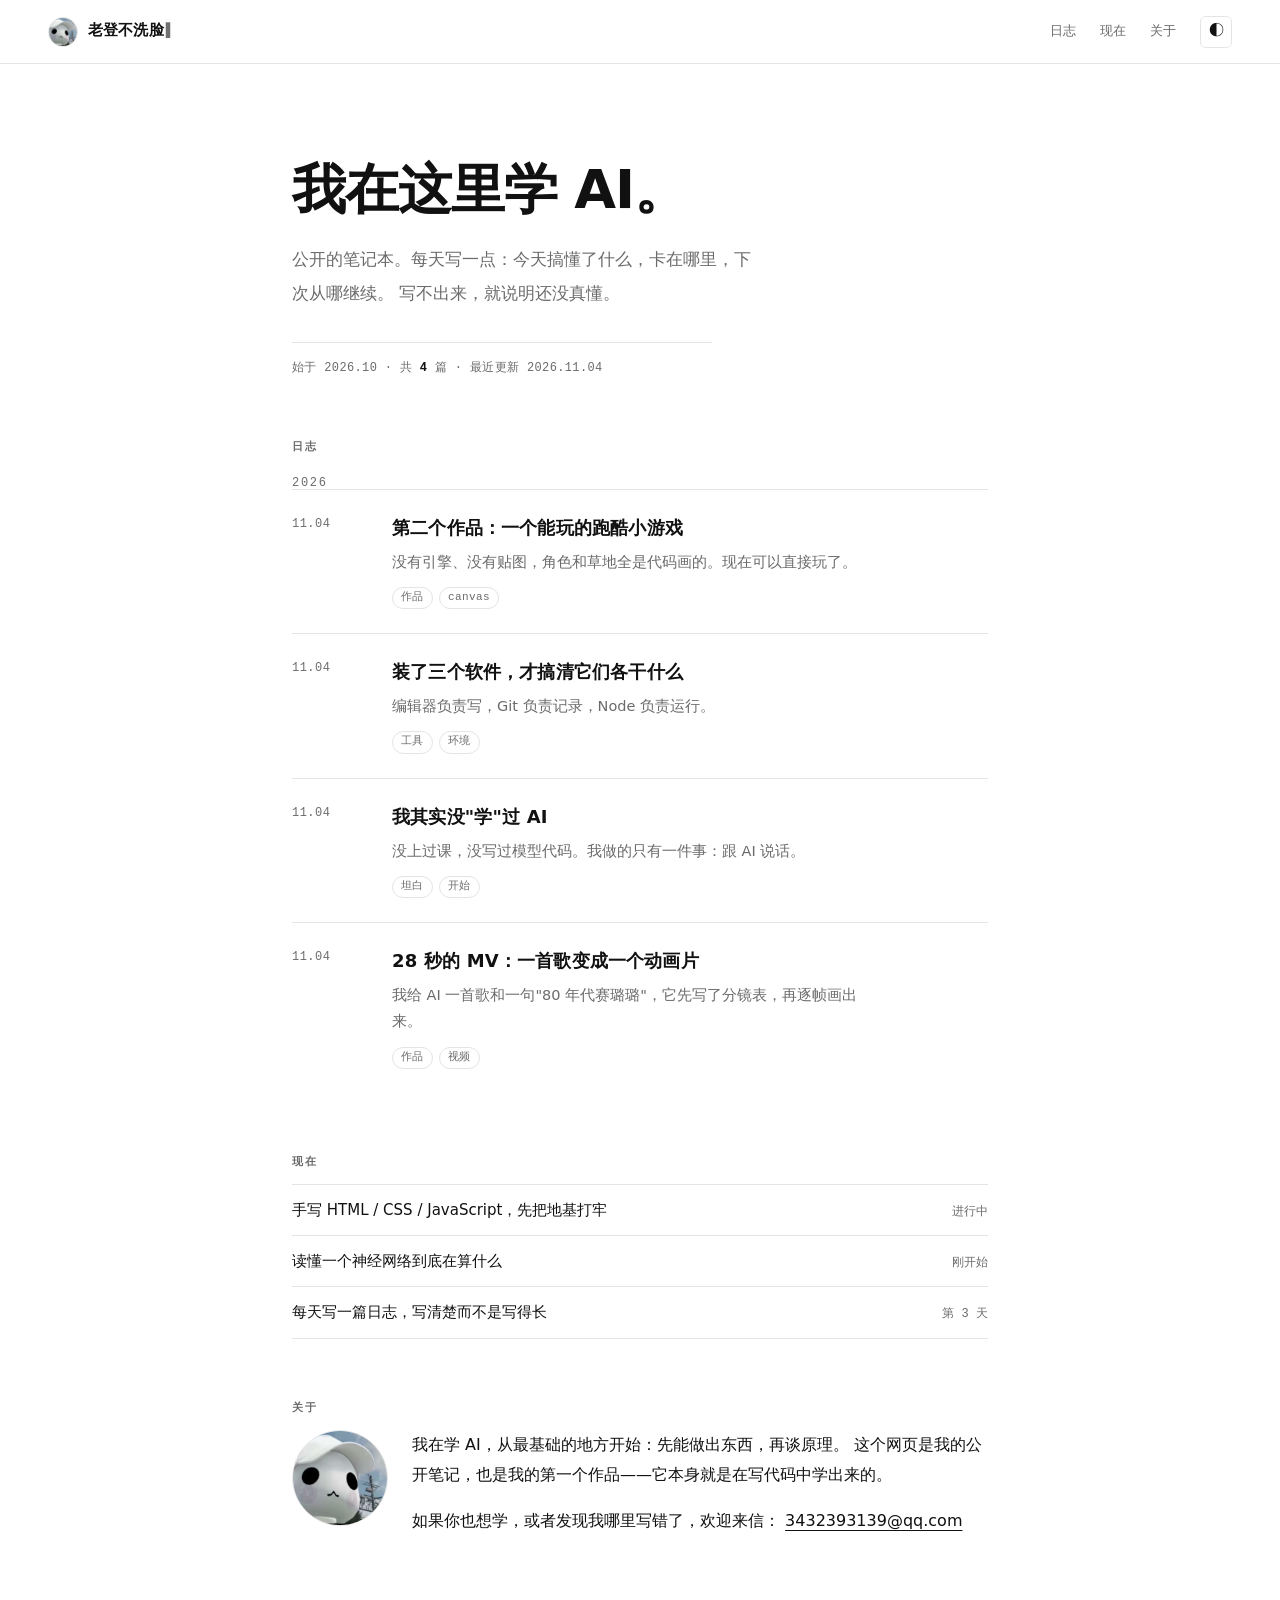
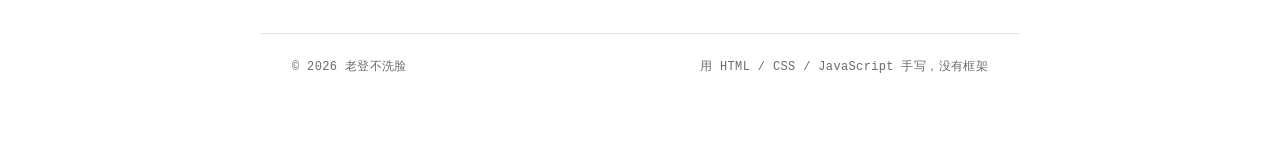
<file: index.html>
<!doctype html>
<html lang="zh-CN" data-theme="light">
<head>
<meta charset="utf-8" />
<meta name="viewport" content="width=device-width, initial-scale=1" />
<title>老登不洗脸 · 学 AI 的日志</title>
<meta name="description" content="一个 AI 初学者的公开学习日志：每天搞懂了什么、卡在哪里、下次从哪继续。" />

<!-- 社交分享卡片（发到微信/Twitter 时有预览）-->
<meta property="og:title" content="老登不洗脸 · 学 AI 的日志" />
<meta property="og:description" content="一个 AI 初学者的公开学习日志。" />
<meta property="og:type" content="website" />

<link rel="icon" href="favicon.svg" type="image/svg+xml" />
<link rel="stylesheet" href="style.css" />
</head>

<body>
<!-- 键盘用户按 Tab 第一下就能跳过导航 -->
<a class="skip" href="#main">跳到正文</a>

<header class="site-head">
  <a class="brand" href="#/">
    <img class="avatar" src="assets/avatar-256.jpg" alt="老登不洗脸的头像" width="32" height="32" />
    <span class="brand-name">老登不洗脸<span class="cursor" aria-hidden="true">▌</span></span>
  </a>

  <nav class="nav" aria-label="主导航">
    <a href="#/">日志</a>
    <a href="#now">现在</a>
    <a href="#about">关于</a>
  </nav>

  <button class="theme" id="theme" type="button" aria-label="切换深浅色" aria-pressed="false">◐</button>
</header>

<main id="main">

  <!-- ══════════ 列表视图 ══════════ -->
  <div id="index-view">

    <section class="hero">
      <h1>我在这里学 AI。</h1>
      <p class="lede">
        公开的笔记本。每天写一点：今天搞懂了什么，卡在哪里，下次从哪继续。
        写不出来，就说明还没真懂。
      </p>
      <p class="meta">
        始于 2026.10 · 共 <b data-count>0</b> 篇 · 最近更新 <time data-updated>—</time>
      </p>
    </section>

    <section class="log">
      <h2 class="label">日志</h2>
      <!-- 这个容器由 app.js 填充：按年份分组 + 每篇一个条目 -->
      <div id="entries"></div>
    </section>

    <section class="now" id="now">
      <h2 class="label">现在</h2>
      <ul class="now-list">
        <li>
          <span>手写 HTML / CSS / JavaScript，先把地基打牢</span>
          <span class="now-state">进行中</span>
        </li>
        <li>
          <span>读懂一个神经网络到底在算什么</span>
          <span class="now-state">刚开始</span>
        </li>
        <li>
          <span>每天写一篇日志，写清楚而不是写得长</span>
          <span class="now-state">第 3 天</span>
        </li>
      </ul>
    </section>

    <section class="about" id="about">
      <h2 class="label">关于</h2>
      <div class="about-body">
        <img class="portrait" src="assets/avatar-512.jpg" alt="老登不洗脸" width="96" height="96" />
        <div>
          <p>
            我在学 AI，从最基础的地方开始：先能做出东西，再谈原理。
            这个网页是我的公开笔记，也是我的第一个作品——它本身就是在写代码中学出来的。
          </p>
          <p>
            如果你也想学，或者发现我哪里写错了，欢迎来信：
            <a href="mailto:3432393139@qq.com">3432393139@qq.com</a>
          </p>
        </div>
      </div>
    </section>

  </div>

  <!-- ══════════ 单篇视图 ══════════ -->
  <article class="post" id="post-view" hidden></article>

</main>

<footer class="site-foot">
  <p>© 2026 老登不洗脸</p>
  <p>用 HTML / CSS / JavaScript 手写，没有框架</p>
</footer>

<!-- 先加载数据，再加载逻辑：app.js 要用到 POSTS -->
<script src="posts.js"></script>
<script src="app.js"></script>
</body>
</html>
</file>
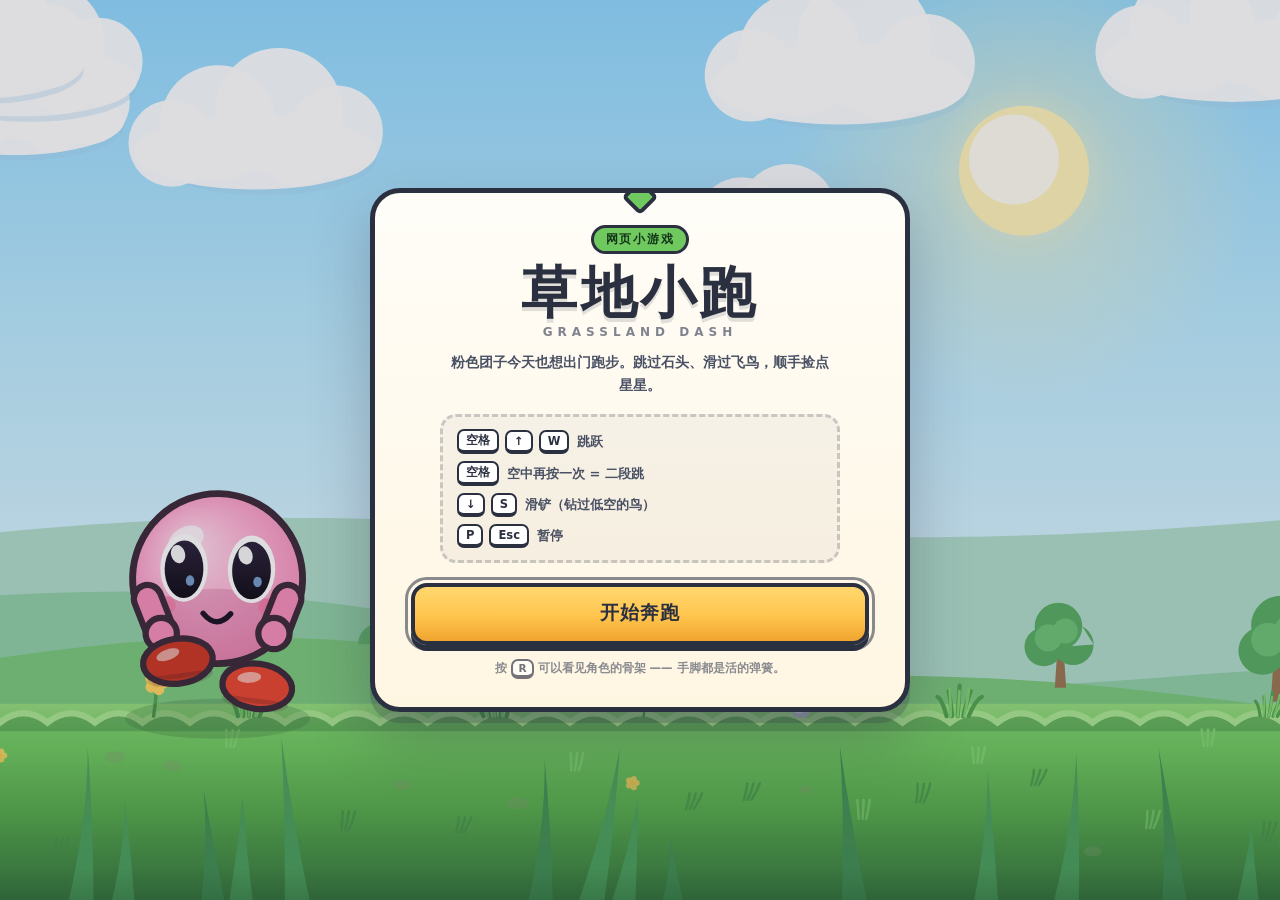
<file: games/grassland-run/index.html>
<!doctype html>
<html lang="zh-CN">
<head>
<meta charset="utf-8" />
<meta name="viewport" content="width=device-width, initial-scale=1, viewport-fit=cover, user-scalable=no" />
<meta name="theme-color" content="#BDE9FF" />
<title>草地小跑 · Grassland Dash</title>
<link rel="stylesheet" href="style.css" />
</head>
<body>
  <canvas id="stage" aria-label="游戏画面：白帽团子在草地上奔跑"></canvas>

  <!-- HUD：四角锚定，只由事件驱动更新 -->
  <div id="hud" aria-hidden="true">
    <div class="hud-slot top-left">
      <div class="hearts" id="hearts"></div>
    </div>

    <div class="hud-slot top-center">
      <div class="score-pill"><span id="score">0</span><span class="unit">分</span></div>
      <div class="dist-pill"><span id="dist">0</span> m</div>
    </div>

    <div class="hud-slot top-right">
      <div class="best-pill">最佳 <b id="best">0</b></div>
    </div>
  </div>

  <!-- 触屏按钮 -->
  <div id="touch-controls" aria-hidden="true">
    <button class="touch-btn jump" id="btn-jump" type="button">跳<small>JUMP</small></button>
    <button class="touch-btn slide" id="btn-slide" type="button">滑<small>SLIDE</small></button>
  </div>

  <!-- 界面栈 -->
  <div id="screens">
    <section class="screen" id="screen-title">
      <div class="panel">
        <span class="badge">网页小游戏</span>
        <h1>草地小跑</h1>
        <p class="sub">GRASSLAND&nbsp;DASH</p>
        <p class="desc">粉色团子今天也想出门跑步。跳过石头、滑过飞鸟，顺手捡点星星。</p>
        <ul class="keys">
          <li><kbd>空格</kbd><kbd>↑</kbd><kbd>W</kbd><span>跳跃</span></li>
          <li><kbd>空格</kbd><span>空中再按一次 = 二段跳</span></li>
          <li><kbd>↓</kbd><kbd>S</kbd><span>滑铲（钻过低空的鸟）</span></li>
          <li><kbd>P</kbd><kbd>Esc</kbd><span>暂停</span></li>
        </ul>
        <button class="btn primary" type="button" data-action="start">开始奔跑</button>
        <p class="tiny">按 <kbd>R</kbd> 可以看见角色的骨架 —— 手脚都是活的弹簧。</p>
      </div>
    </section>

    <section class="screen" id="screen-pause">
      <div class="panel narrow">
        <h2>暂停中</h2>
        <p class="desc">喘口气，草还在长。</p>
        <div class="toggle-row">
          <button class="toggle" type="button" data-toggle="sound" aria-pressed="true"><span class="dot"></span>音效</button>
          <button class="toggle" type="button" data-toggle="shake" aria-pressed="true"><span class="dot"></span>画面震动</button>
        </div>
        <button class="btn primary" type="button" data-action="resume">继续</button>
        <button class="btn ghost" type="button" data-action="restart">重新开始</button>
        <button class="btn ghost" type="button" data-action="title">回到标题</button>
      </div>
    </section>

    <section class="screen" id="screen-over">
      <div class="panel narrow">
        <h2>跑累啦</h2>
        <div class="result">
          <div class="result-row"><span>本次得分</span><b id="final-score">0</b></div>
          <div class="result-row"><span>跑出距离</span><b id="final-dist">0 m</b></div>
          <div class="result-row"><span>捡到星星</span><b id="final-coins">0</b></div>
          <div class="result-row highlight"><span>历史最佳</span><b id="final-best">0</b></div>
        </div>
        <button class="btn primary" type="button" data-action="restart">再来一次</button>
        <button class="btn ghost" type="button" data-action="title">回到标题</button>
      </div>
    </section>
  </div>

  <noscript><p style="position:fixed;inset:0;display:grid;place-items:center;font:600 18px sans-serif">这个游戏需要启用 JavaScript。</p></noscript>

  <script src="js/util.js"></script>
  <script src="js/world.js"></script>
  <script src="js/character.js"></script>
  <script src="js/game.js"></script>
</body>
</html>
</file>
<file: style.css>
/* style.css — 极简黑白 · 等宽
   ═══════════════════════════════════════════════════════════════
   整个文件只有三条规则值得记住：

   1. 所有颜色 / 字号 / 间距都写成变量（--xxx），改一处全站变。
      这就是「设计系统」，也是为什么别人的页面能保持一致。

   2. 只用三种颜色：墨色、纸色、灰。没有阴影、没有渐变、没有圆角卡片。
      限制越多，越不容易做丑。

   3. 每段文字宽度不超过 66 个字。超过这个长度，眼睛换行会累。
   ═══════════════════════════════════════════════════════════════ */

:root {
  /* —— 颜色 —— */
  --ink: #111111;
  --paper: #ffffff;
  --paper-veil: rgba(255, 255, 255, 0.88);
  --muted: #6b6b6b;
  --rule: #e4e4e4;
  --code-bg: #f4f4f4;

  /* —— 字体 —— */
  /* 等宽字体负责「技术感」：日期、标签、导航、编号 */
  --mono: ui-monospace, "SFMono-Regular", "SF Mono", Menlo, Consolas,
          "Liberation Mono", "Courier New", monospace;
  /* 中文长段落用系统黑体：中文等宽字体又丑又难找，可读性优先 */
  --text: "PingFang SC", "Hiragino Sans GB", "Microsoft YaHei",
          system-ui, -apple-system, "Segoe UI", sans-serif;

  /* —— 间距：全部是 4 的倍数，视觉上才整齐 —— */
  --space-1: 4px;
  --space-2: 8px;
  --space-3: 12px;
  --space-4: 16px;
  --space-5: 24px;
  --space-6: 32px;
  --space-7: 48px;
  --space-8: 64px;
  --space-9: 96px;

  --measure: 66ch;
}

/* 深色模式：只换颜色，不换布局 */
[data-theme="dark"] {
  --ink: #e8e8e8;
  --paper: #0f0f10;
  --paper-veil: rgba(15, 15, 16, 0.88);
  --muted: #9a9a9a;
  --rule: #2a2a2c;
  --code-bg: #1b1b1d;
}

/* ───────────────────────── 基础 ───────────────────────── */

*,
*::before,
*::after {
  box-sizing: border-box;
}

html {
  scroll-behavior: smooth;
  -webkit-text-size-adjust: 100%;
}

body {
  margin: 0;
  background: var(--paper);
  color: var(--ink);
  font-family: var(--text);
  font-size: 16px;
  line-height: 1.75;
  -webkit-font-smoothing: antialiased;
}

::selection {
  background: var(--ink);
  color: var(--paper);
}

a {
  color: inherit;
  text-decoration-thickness: 1px;
  text-underline-offset: 3px;
}

/* 键盘焦点必须看得见——这是无障碍的底线，不是可选项 */
:focus-visible {
  outline: 2px solid var(--ink);
  outline-offset: 3px;
  border-radius: 2px;
}

.skip {
  position: absolute;
  left: -9999px;
  top: 0;
  padding: var(--space-3);
  background: var(--ink);
  color: var(--paper);
  font: 600 13px/1 var(--mono);
  z-index: 100;
}
.skip:focus {
  left: var(--space-3);
  top: var(--space-3);
}

/* ───────────────────────── 顶栏 ───────────────────────── */

.site-head {
  position: sticky;
  top: 0;
  z-index: 10;
  display: flex;
  align-items: center;
  gap: var(--space-5);
  height: 64px;
  padding: 0 clamp(18px, 5vw, 48px);
  border-bottom: 1px solid var(--rule);
  background: var(--paper-veil);
  -webkit-backdrop-filter: blur(8px);
  backdrop-filter: blur(8px);
}

.brand {
  display: inline-flex;
  align-items: center;
  gap: 10px;
  font: 600 15px/1 var(--mono);
  letter-spacing: 0.01em;
  text-decoration: none;
  margin-right: auto;
}

/* 头像：圆形裁切，细边框，跟着深浅色走 */
.avatar {
  flex: none;
  width: 30px;
  height: 30px;
  border-radius: 50%;
  object-fit: cover;
  border: 1px solid var(--rule);
  transition: border-color 0.15s ease;
}

.brand:hover .avatar {
  border-color: var(--ink);
}

.brand-name {
  display: inline-flex;
  align-items: center;
}

.cursor {
  display: inline-block;
  margin-left: 2px;
  animation: blink 1.1s steps(1, end) infinite;
  opacity: 0.6;
}

@keyframes blink {
  50% { opacity: 0; }
}

.nav {
  display: flex;
  gap: var(--space-5);
  font: 500 13px/1 var(--mono);
}

.nav a {
  color: var(--muted);
  text-decoration: none;
  transition: color 0.15s ease;
}

.nav a:hover {
  color: var(--ink);
}

.theme {
  width: 32px;
  height: 32px;
  display: grid;
  place-items: center;
  font: 400 15px/1 var(--mono);
  color: var(--ink);
  background: transparent;
  border: 1px solid var(--rule);
  border-radius: 6px;
  cursor: pointer;
  transition: border-color 0.15s ease, background 0.15s ease;
}

.theme:hover {
  border-color: var(--ink);
}

/* ───────────────────────── 主容器 ───────────────────────── */

main {
  width: 100%;
  max-width: 760px;
  margin: 0 auto;
  padding: 0 clamp(18px, 5vw, 32px);
}

/* ───────────────────────── 首屏 ───────────────────────── */

.hero {
  padding-top: var(--space-9);
}

.hero h1 {
  margin: 0 0 var(--space-5);
  font-size: clamp(34px, 7vw, 54px);
  line-height: 1.1;
  letter-spacing: -0.02em;
  font-weight: 700;
  text-wrap: balance;
}

.lede {
  margin: 0;
  max-width: 44ch;
  font-size: 17px;
  line-height: 1.95;
  color: var(--muted);
}

.meta {
  margin: var(--space-6) 0 0;
  padding-top: var(--space-4);
  max-width: 420px;
  border-top: 1px solid var(--rule);
  font: 500 12px/1.6 var(--mono);
  letter-spacing: 0.03em;
  color: var(--muted);
}

.meta b {
  font-weight: 600;
  color: var(--ink);
}

/* ───────────────────────── 小节标题 ───────────────────────── */

.label {
  margin: var(--space-8) 0 var(--space-2);
  font: 600 11px/1 var(--mono);
  letter-spacing: 0.22em;
  text-transform: uppercase;
  color: var(--muted);
}

/* ───────────────────────── 日志列表 ───────────────────────── */

.year {
  margin: var(--space-5) 0 0;
  font: 500 12px/1 var(--mono);
  letter-spacing: 0.14em;
  color: var(--muted);
}

.entries {
  list-style: none;
  margin: 0;
  padding: 0;
}

.entry {
  display: grid;
  grid-template-columns: 76px 1fr;
  gap: var(--space-5);
  align-items: start;
  padding: var(--space-5) 0;
  border-top: 1px solid var(--rule);
}

.entry time {
  padding-top: 4px;
  font: 500 12px/1 var(--mono);
  letter-spacing: 0.04em;
  color: var(--muted);
}

.entry-main h3 {
  margin: 0 0 var(--space-2);
  font-size: 18px;
  line-height: 1.5;
  font-weight: 650;
  letter-spacing: 0.01em;
}

.entry-main h3 a {
  text-decoration: none;
}

.entry-main h3 a:hover {
  text-decoration: underline;
  text-decoration-thickness: 1px;
  text-underline-offset: 4px;
}

.entry-main p {
  margin: 0;
  max-width: 52ch;
  font-size: 14.5px;
  line-height: 1.8;
  color: var(--muted);
}

.tags {
  display: flex;
  flex-wrap: wrap;
  gap: 6px;
  margin-top: var(--space-3);
}

.tag {
  padding: 2px 8px 3px;
  border: 1px solid var(--rule);
  border-radius: 999px;
  font: 500 11px/1.4 var(--mono);
  letter-spacing: 0.04em;
  color: var(--muted);
}

/* ───────────────────────── 现在 ───────────────────────── */

.now-list {
  list-style: none;
  margin: var(--space-4) 0 0;
  padding: 0;
}

.now-list li {
  display: flex;
  align-items: baseline;
  justify-content: space-between;
  gap: var(--space-4);
  padding: var(--space-3) 0;
  border-bottom: 1px solid var(--rule);
  font-size: 15px;
}

.now-list li:first-child {
  border-top: 1px solid var(--rule);
}

.now-state {
  flex: none;
  font: 500 12px/1 var(--mono);
  color: var(--muted);
  white-space: nowrap;
}

/* ───────────────────────── 关于 ───────────────────────── */

/* ───────────────────────── 关于 ───────────────────────── */

.about-body {
  display: flex;
  gap: var(--space-5);
  align-items: flex-start;
  margin-top: var(--space-4);
}

.portrait {
  flex: none;
  width: 96px;
  height: 96px;
  border-radius: 50%;
  object-fit: cover;
  border: 1px solid var(--rule);
}

.about p {
  margin: 0 0 var(--space-4);
  max-width: var(--measure);
  font-size: 16px;
  line-height: 1.9;
}

.about p:last-child {
  margin-bottom: 0;
}

.about a {
  text-underline-offset: 4px;
}

@media (max-width: 560px) {
  .about-body {
    gap: var(--space-4);
  }

  .portrait {
    width: 64px;
    height: 64px;
  }
}

/* ───────────────────────── 单篇 ───────────────────────── */

.post {
  padding-top: var(--space-8);
}

.back {
  display: inline-block;
  font: 500 12px/1 var(--mono);
  color: var(--muted);
  text-decoration: none;
  letter-spacing: 0.04em;
}

.back:hover {
  color: var(--ink);
}

.post h1 {
  margin: var(--space-6) 0 0;
  font-size: clamp(28px, 5vw, 44px);
  line-height: 1.25;
  letter-spacing: -0.02em;
  font-weight: 700;
  text-wrap: balance;
}

.post-meta {
  display: flex;
  flex-wrap: wrap;
  gap: var(--space-4);
  margin: var(--space-5) 0 var(--space-8);
  font: 500 12px/1 var(--mono);
  letter-spacing: 0.04em;
  color: var(--muted);
}

.post-body p {
  margin: 0 0 1.5em;
  max-width: var(--measure);
  font-size: 17px;
  line-height: 2;
}

.post-body h2 {
  margin: 2.2em 0 0.9em;
  font-size: 20px;
  letter-spacing: 0.01em;
}

.post-body ul,
.post-body ol {
  margin: 0 0 1.6em;
  padding-left: 1.3em;
  max-width: var(--measure);
}

.post-body li {
  margin: 0.45em 0;
  line-height: 1.95;
}

.post-body blockquote {
  margin: 2em 0;
  padding: 2px 0 2px 20px;
  border-left: 2px solid var(--ink);
  color: var(--muted);
  font-size: 16px;
  line-height: 1.9;
}

.post-body blockquote p {
  margin: 0;
}

.post-body code {
  padding: 2px 6px;
  background: var(--code-bg);
  border-radius: 4px;
  font-family: var(--mono);
  font-size: 0.88em;
}

.post-body a {
  text-underline-offset: 4px;
}

/* 视频 / 图片：撑满正文宽度，加一条细边框，不用圆角和阴影 */
.post-body figure.media {
  margin: 2em 0 2.4em;
}

.post-body video,
.post-body img {
  display: block;
  width: 100%;
  height: auto;
  background: #000;
  border: 1px solid var(--rule);
}

.post-body figcaption {
  margin-top: 0.7em;
  font: 500 12px/1.7 var(--mono);
  letter-spacing: 0.02em;
  color: var(--muted);
}

/* 试玩 / 外链按钮：一条细边框，和整体风格一致 */
.post-body .play {
  display: inline-block;
  margin: 0.2em 0 1.4em;
  padding: 11px 18px;
  border: 1px solid var(--ink);
  font: 600 13px/1 var(--mono);
  letter-spacing: 0.06em;
  text-decoration: none;
  transition: background 0.15s ease, color 0.15s ease;
}

.post-body .play:hover {
  background: var(--ink);
  color: var(--paper);
}

.post-foot {
  margin-top: var(--space-8);
  padding-top: var(--space-5);
  border-top: 1px solid var(--rule);
}

/* ───────────────────────── 页脚 ───────────────────────── */

.site-foot {
  display: flex;
  flex-wrap: wrap;
  justify-content: space-between;
  gap: var(--space-3);
  max-width: 760px;
  margin: var(--space-9) auto 0;
  padding: var(--space-5) clamp(18px, 5vw, 32px) var(--space-8);
  border-top: 1px solid var(--rule);
  font: 500 12px/1.6 var(--mono);
  letter-spacing: 0.03em;
  color: var(--muted);
}

.site-foot p {
  margin: 0;
}

/* ───────────────────────── 滚动淡入 ─────────────────────────
   只有脚本跑起来了才启用，否则（比如 JS 挂了）内容不会隐形 */

.js .entry {
  opacity: 0;
  transform: translateY(10px);
}

.js .entry.is-in {
  opacity: 1;
  transform: none;
  transition: opacity 0.55s ease, transform 0.55s cubic-bezier(0.2, 0.7, 0.3, 1);
}

/* ───────────────────────── 小屏 ───────────────────────── */

@media (max-width: 620px) {
  .entry {
    grid-template-columns: 1fr;
    gap: var(--space-2);
  }

  .entry time {
    padding-top: 0;
  }

  .site-head {
    gap: var(--space-3);
  }

  .nav {
    gap: var(--space-4);
  }

  .hero {
    padding-top: var(--space-8);
  }
}

/* 系统里开了「减少动态效果」就全关掉，这是礼貌 */
@media (prefers-reduced-motion: reduce) {
  html {
    scroll-behavior: auto;
  }

  .cursor {
    animation: none;
  }

  .js .entry {
    opacity: 1;
    transform: none;
    transition: none;
  }
}
</file>
<file: games/grassland-run/style.css>
/* 草地小跑 — 卡通 UI 皮肤
   规则：厚描边、平面色、硬阴影；面板全部锚定，不用绝对像素摆位。 */

:root {
  --ink: #2b3040;
  --ink-soft: #4a5164;
  --cream: #fffdf6;
  --cream-2: #fff6e2;
  --accent: #ffc44d;
  --accent-deep: #f0a52f;
  --green: #6fc95f;
  --pink: #ff6f91;
  --shadow: rgba(43, 48, 64, 0.28);
  --ui-font: "PingFang SC", "Hiragino Sans GB", "Microsoft YaHei", system-ui, -apple-system, "Segoe UI", sans-serif;
}

* { box-sizing: border-box; }

html, body {
  margin: 0;
  height: 100%;
  overflow: hidden;
  background: #bde9ff;
  font-family: var(--ui-font);
  color: var(--ink);
  -webkit-tap-highlight-color: transparent;
  -webkit-user-select: none;
  user-select: none;
}

#stage {
  position: fixed;
  inset: 0;
  width: 100%;
  height: 100%;
  display: block;
  touch-action: none;
}

/* ───────────── HUD ───────────── */
#hud {
  position: fixed;
  inset: 0;
  pointer-events: none;
  display: grid;
  grid-template-columns: 1fr auto 1fr;
  grid-template-rows: auto 1fr;
  align-items: start;
  gap: 10px;
  padding:
    calc(16px + env(safe-area-inset-top))
    calc(20px + env(safe-area-inset-right))
    calc(16px + env(safe-area-inset-bottom))
    calc(20px + env(safe-area-inset-left));
  opacity: 0;
  transition: opacity 0.3s ease;
}
#hud[data-visible="true"] { opacity: 1; }

.hud-slot { display: flex; flex-direction: column; gap: 8px; }
.top-left { justify-self: start; }
.top-center { justify-self: center; align-items: center; }
.top-right { justify-self: end; align-items: flex-end; }

.hearts { display: flex; gap: 7px; }
.heart { width: 34px; height: 34px; transition: transform 0.18s ease, opacity 0.18s ease; }
.heart svg { display: block; width: 100%; height: 100%; overflow: visible; }
.heart.lost { opacity: 0.32; transform: scale(0.82); }
.heart.pop { animation: heart-pop 0.4s ease; }

@keyframes heart-pop {
  0% { transform: scale(1); }
  40% { transform: scale(1.28) rotate(-6deg); }
  100% { transform: scale(1); }
}

.score-pill {
  display: flex;
  align-items: baseline;
  gap: 5px;
  padding: 4px 20px 7px;
  background: var(--cream);
  border: 4px solid var(--ink);
  border-radius: 999px;
  box-shadow: 0 5px 0 var(--shadow);
  font-weight: 900;
  font-size: clamp(22px, 3.2vw, 30px);
  line-height: 1.15;
  font-variant-numeric: tabular-nums;
}
.score-pill .unit { font-size: 0.55em; font-weight: 800; opacity: 0.6; }

.dist-pill {
  padding: 2px 14px 4px;
  background: rgba(255, 253, 246, 0.92);
  border: 3px solid var(--ink);
  border-radius: 999px;
  box-shadow: 0 3px 0 var(--shadow);
  font-size: clamp(13px, 1.6vw, 16px);
  font-weight: 800;
  font-variant-numeric: tabular-nums;
}

.best-pill {
  padding: 3px 14px 5px;
  background: rgba(255, 253, 246, 0.82);
  border: 3px solid var(--ink);
  border-radius: 999px;
  box-shadow: 0 3px 0 var(--shadow);
  font-size: clamp(12px, 1.5vw, 15px);
  font-weight: 800;
  opacity: 0.92;
}
.best-pill b { font-variant-numeric: tabular-nums; }

/* ───────────── 界面栈 ───────────── */
#screens {
  position: fixed;
  inset: 0;
  display: grid;
  place-items: center;
  padding: max(16px, env(safe-area-inset-top)) 16px max(16px, env(safe-area-inset-bottom));
  pointer-events: none;
}
#screens[data-open="true"] {
  pointer-events: auto;
  background: rgba(43, 48, 64, 0.16);
}

.screen {
  position: absolute;
  inset: 0;
  display: grid;
  grid-template-columns: minmax(0, 1fr);
  place-items: center;
  justify-items: center;
  padding: inherit;
  overflow: hidden;
  opacity: 0;
  visibility: hidden;
  transform: translateY(10px) scale(0.985);
  transition: opacity 0.26s ease, transform 0.26s cubic-bezier(0.22, 1.2, 0.36, 1), visibility 0.26s;
  pointer-events: none;
}
.screen[data-active="true"] {
  opacity: 1;
  visibility: visible;
  transform: none;
  pointer-events: auto;
}

.panel {
  position: relative;
  width: min(540px, 100%);
  max-width: 100%;
  min-width: 0;
  max-height: calc(100vh - 40px);
  overflow-y: auto;
  padding: 26px clamp(18px, 4vw, 36px) 28px;
  text-align: center;
  background: linear-gradient(180deg, #fffdf8 0%, var(--cream-2) 100%);
  border: 5px solid var(--ink);
  border-radius: 30px;
  box-shadow: 0 11px 0 rgba(43, 48, 64, 0.22), 0 26px 60px rgba(43, 48, 64, 0.28);
}
.panel.narrow { width: min(420px, 100%); }

/* 面板顶部的一颗小圆点装饰 */
.panel::before {
  content: "";
  position: absolute;
  left: 50%;
  top: -9px;
  width: 18px;
  height: 18px;
  transform: translateX(-50%) rotate(45deg);
  border-radius: 5px;
  background: var(--green);
  border: 4px solid var(--ink);
}

.badge {
  display: inline-block;
  padding: 3px 12px;
  margin-top: 6px;
  background: var(--green);
  color: #14351a;
  border: 3px solid var(--ink);
  border-radius: 999px;
  font-size: 12px;
  font-weight: 900;
  letter-spacing: 0.14em;
}

h1 {
  margin: 10px 0 0;
  font-size: clamp(38px, 7vw, 56px);
  font-weight: 900;
  letter-spacing: 0.06em;
  line-height: 1.05;
  text-shadow: 0 4px 0 rgba(43, 48, 64, 0.14);
}
h2 {
  margin: 6px 0 2px;
  font-size: clamp(26px, 4.4vw, 34px);
  font-weight: 900;
  letter-spacing: 0.06em;
}

.sub {
  margin: 2px 0 12px;
  font-size: 12px;
  font-weight: 900;
  letter-spacing: 0.42em;
  color: var(--ink-soft);
  opacity: 0.7;
}

.desc {
  margin: 0 auto 16px;
  max-width: 40ch;
  font-size: 14px;
  line-height: 1.7;
  color: var(--ink-soft);
  font-weight: 600;
}

.keys {
  list-style: none;
  margin: 0 auto 20px;
  padding: 12px 14px;
  width: 100%;
  max-width: 400px;
  display: grid;
  gap: 7px;
  text-align: left;
  background: rgba(43, 48, 64, 0.045);
  border: 3px dashed rgba(43, 48, 64, 0.22);
  border-radius: 16px;
}
.keys li {
  display: flex;
  align-items: center;
  gap: 6px;
  flex-wrap: wrap;
  font-size: 13px;
  font-weight: 700;
  color: var(--ink-soft);
}
.keys li span { margin-left: 2px; }

kbd {
  display: inline-block;
  min-width: 22px;
  padding: 2px 7px;
  background: #fff;
  border: 2.5px solid var(--ink);
  border-bottom-width: 4px;
  border-radius: 7px;
  font: inherit;
  font-size: 11.5px;
  font-weight: 900;
  text-align: center;
  color: var(--ink);
}

/* ───────────── 按钮 ───────────── */
.btn {
  display: block;
  width: 100%;
  margin: 10px 0 0;
  padding: 13px 18px 15px;
  font-family: inherit;
  font-size: 17px;
  font-weight: 900;
  letter-spacing: 0.06em;
  color: var(--ink);
  background: #fff;
  border: 4px solid var(--ink);
  border-radius: 16px;
  box-shadow: 0 6px 0 var(--ink);
  cursor: pointer;
  transition: transform 0.08s ease, box-shadow 0.08s ease, background 0.15s ease;
}
.btn:hover { transform: translateY(-1px); }
.btn:active { transform: translateY(5px); box-shadow: 0 1px 0 var(--ink); }
.btn:focus-visible { outline: 3px solid rgba(43, 48, 64, 0.55); outline-offset: 3px; }

.btn.primary {
  background: linear-gradient(180deg, #ffd76e, var(--accent) 55%, var(--accent-deep));
  font-size: 19px;
}
.btn.ghost { background: #fffdf8; font-size: 15px; padding: 10px 16px 12px; box-shadow: 0 5px 0 var(--ink); }

.toggle-row {
  display: flex;
  gap: 10px;
  margin: 4px 0 6px;
}
.toggle {
  flex: 1;
  display: flex;
  align-items: center;
  justify-content: center;
  gap: 8px;
  padding: 9px 10px;
  font-family: inherit;
  font-size: 13.5px;
  font-weight: 800;
  color: var(--ink);
  background: #fffdf8;
  border: 3.5px solid var(--ink);
  border-radius: 13px;
  box-shadow: 0 4px 0 var(--ink);
  cursor: pointer;
}
.toggle .dot {
  width: 13px;
  height: 13px;
  border-radius: 50%;
  border: 2.5px solid var(--ink);
  background: #b9c0cf;
  transition: background 0.15s ease;
}
.toggle[aria-pressed="true"] .dot { background: var(--green); }
.toggle[aria-pressed="false"] { opacity: 0.72; }
.toggle:focus-visible { outline: 3px solid rgba(43, 48, 64, 0.55); outline-offset: 3px; }

.tiny { margin: 14px 0 0; font-size: 11.5px; font-weight: 700; color: var(--ink-soft); opacity: 0.66; }
.tiny kbd { font-size: 10.5px; padding: 1px 5px; }

/* ───────────── 结算 ───────────── */
.result {
  margin: 16px 0 18px;
  display: grid;
  gap: 8px;
  padding: 14px 16px;
  background: rgba(43, 48, 64, 0.05);
  border: 3px solid rgba(43, 48, 64, 0.16);
  border-radius: 16px;
}
.result-row {
  display: flex;
  align-items: baseline;
  justify-content: space-between;
  font-size: 14px;
  font-weight: 700;
  color: var(--ink-soft);
}
.result-row b { font-size: 20px; font-weight: 900; color: var(--ink); font-variant-numeric: tabular-nums; }
.result-row.highlight { border-top: 2px dashed rgba(43, 48, 64, 0.2); padding-top: 8px; }
.result-row.highlight b { color: var(--accent-deep); }

/* ───────────── 触屏 ───────────── */
#touch-controls {
  position: fixed;
  left: 0;
  right: 0;
  bottom: calc(20px + env(safe-area-inset-bottom));
  display: none;
  justify-content: space-between;
  padding: 0 calc(22px + env(safe-area-inset-left)) 0 calc(22px + env(safe-area-inset-right));
  pointer-events: none;
}
@media (hover: none) and (pointer: coarse) {
  #touch-controls { display: flex; }
}
.touch-btn {
  pointer-events: auto;
  width: 92px;
  height: 92px;
  display: grid;
  place-items: center;
  gap: 0;
  font-family: inherit;
  font-size: 24px;
  font-weight: 900;
  color: var(--ink);
  background: rgba(255, 253, 246, 0.9);
  border: 4px solid var(--ink);
  border-radius: 50%;
  box-shadow: 0 6px 0 rgba(43, 48, 64, 0.4);
  touch-action: none;
}
.touch-btn small { display: block; font-size: 8.5px; letter-spacing: 0.18em; opacity: 0.55; }
.touch-btn:active { transform: translateY(5px); box-shadow: 0 1px 0 rgba(43, 48, 64, 0.4); }

@media (max-width: 560px) {
  .keys { font-size: 12px; }
  .panel { padding: 22px 18px 24px; border-radius: 24px; }
  .hearts .heart { width: 28px; height: 28px; }
}

@media (prefers-reduced-motion: reduce) {
  .screen, .btn, .heart { transition: none; }
}

/* ?noanim=1：截图/低动效偏好时直接关闭过渡 */
.no-anim *,
.no-anim *::before,
.no-anim *::after {
  transition: none !important;
  animation: none !important;
}
</file>
